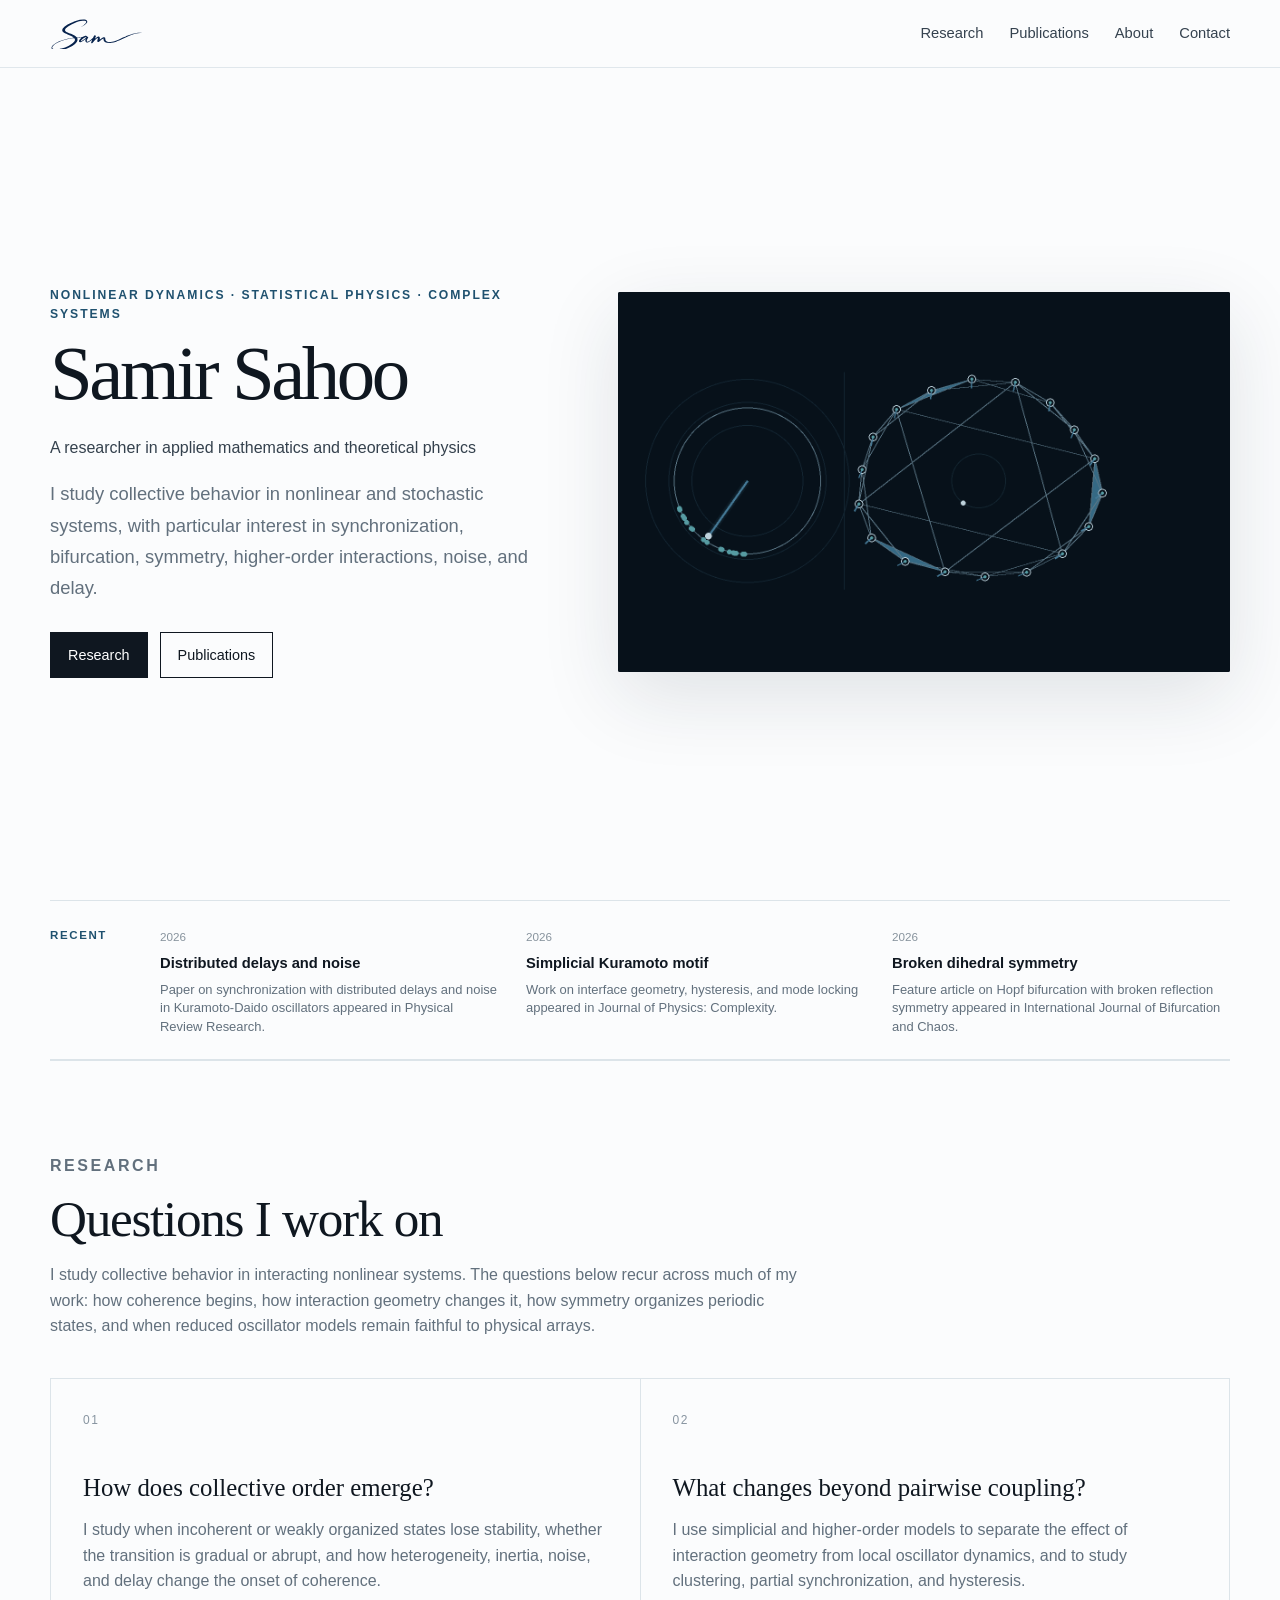
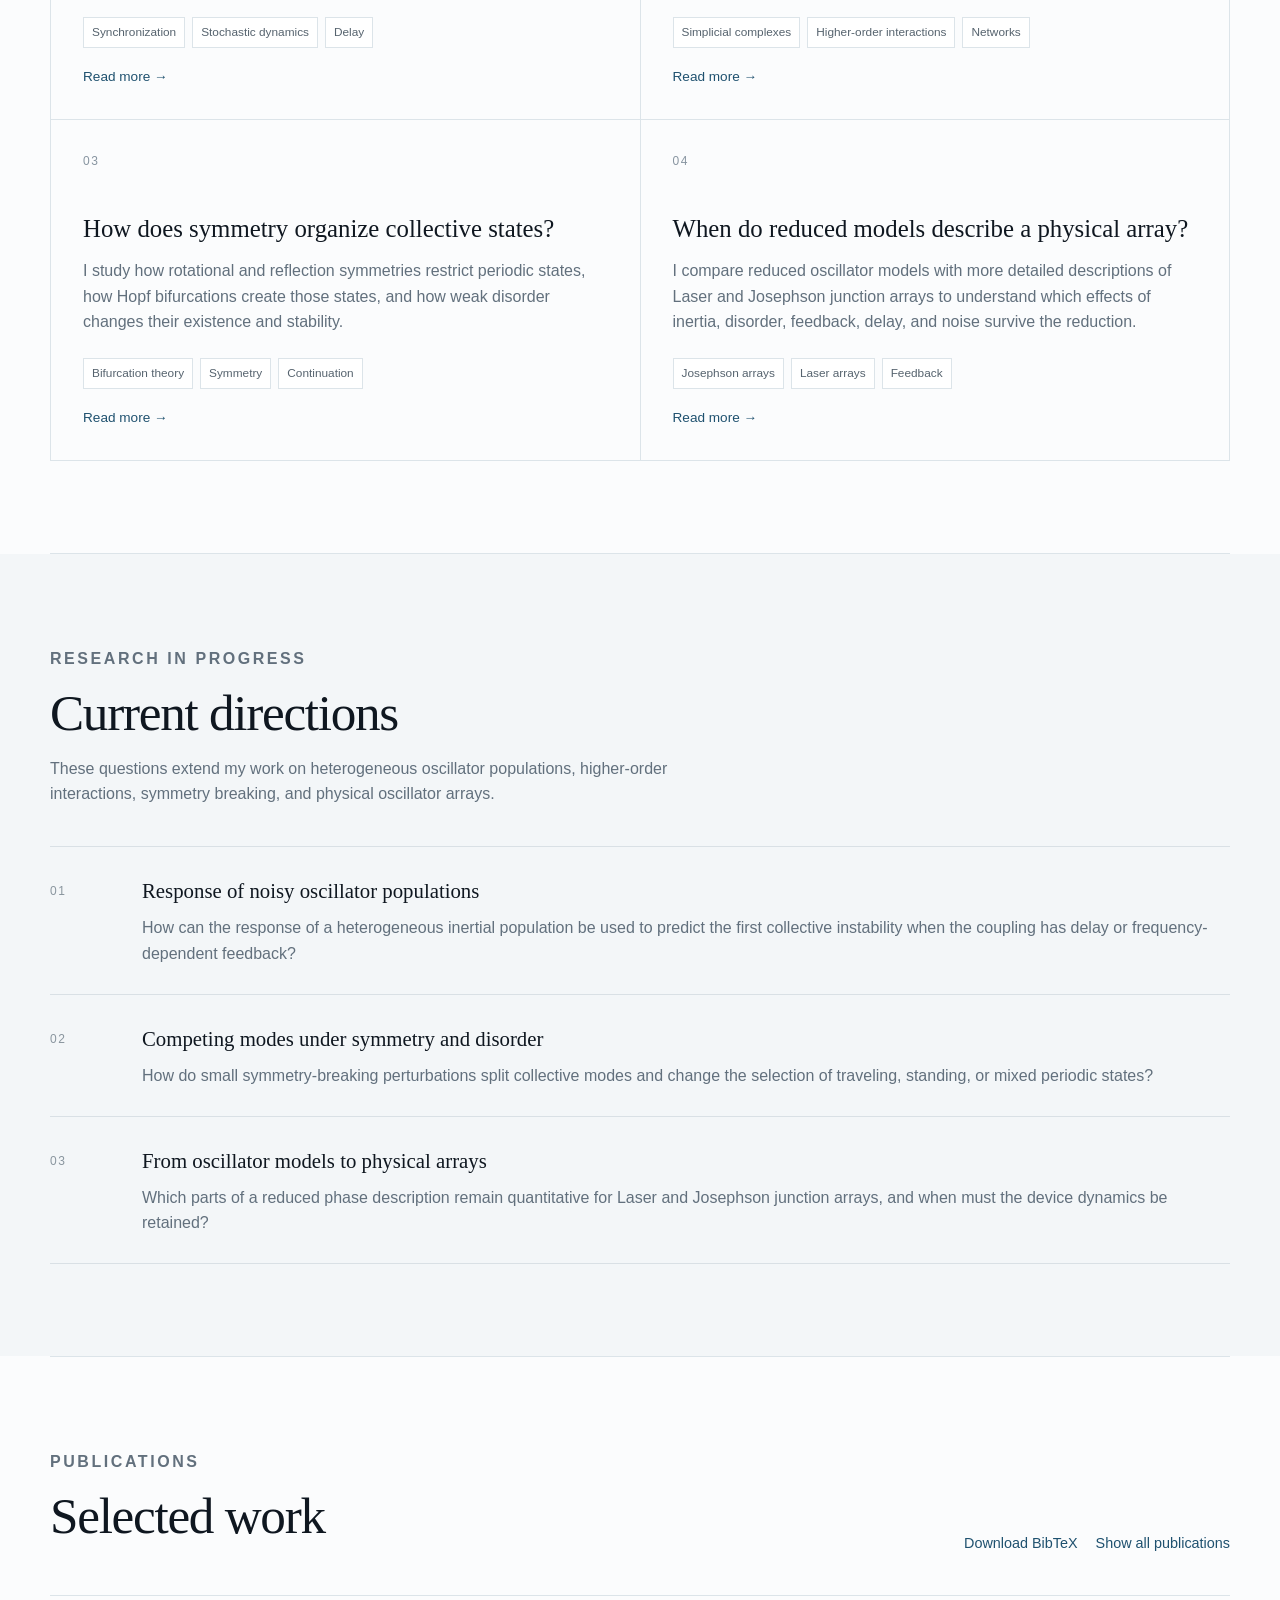
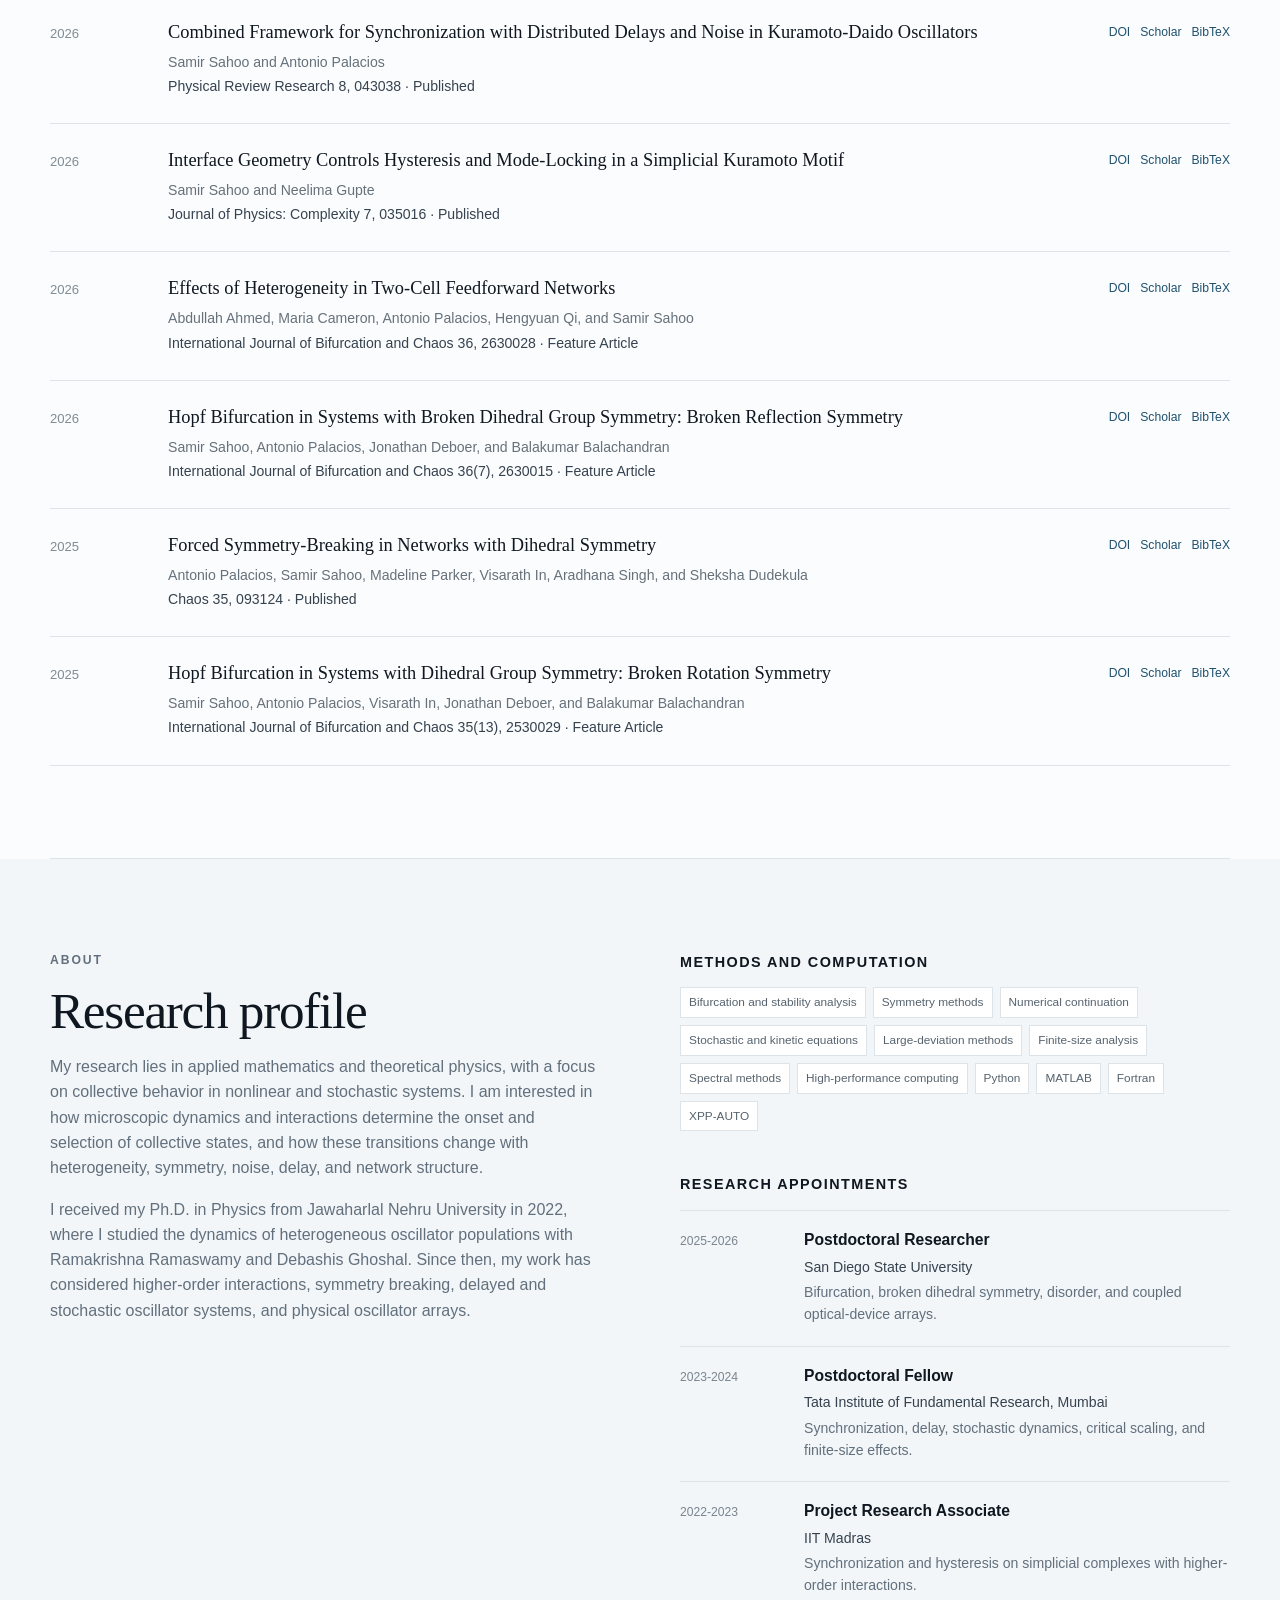
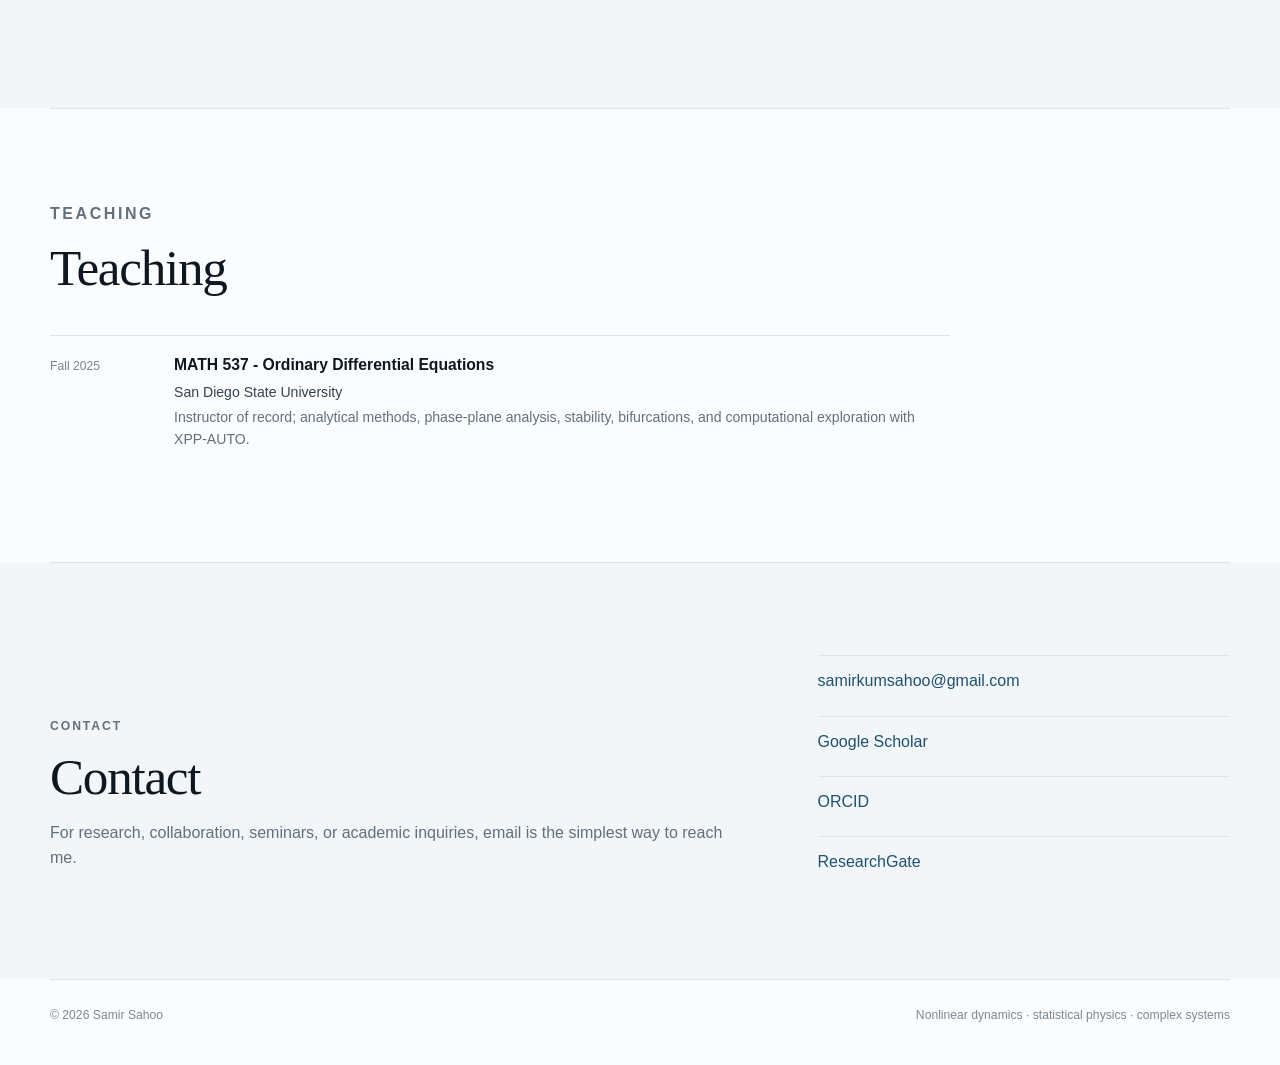
<file: index.html>
<!doctype html>
<html lang="en">
<head>
  <meta charset="utf-8" />
  <meta name="viewport" content="width=device-width, initial-scale=1" />
  <meta
  name="description"
  content="Samir Kumar Sahoo alias Samir Sahoo is a researcher in applied mathematics and theoretical physics working on nonlinear dynamics, statistical physics, synchronization, bifurcation, stochastic dynamics, complex networks, and interacting oscillator systems.">
  <meta name="author" content="Samir Sahoo" />
  <meta name="theme-color" content="#fbfcfd" />
  <meta property="og:type" content="website" />
  <meta property="og:title" content="Samir Sahoo — Research" />
  <meta property="og:description" content="Collective behavior in nonlinear and stochastic systems: synchronization, bifurcation, symmetry, higher-order interactions, noise, and delay." />
  <meta property="og:image" content="assets/media/research-hero-preview.png" />
  <title>Samir Sahoo | Nonlinear Dynamics & Complex Systems</title>
  <link rel="icon" type="image/svg+xml" href="/assets/media/sam-mark.svg">
  <link rel="stylesheet" href="assets/css/styles.css" />
</head>
<body>
  <a class="skip-link" href="#main-content">Skip to content</a>
  <header class="topbar">
  <a class="brand" href="#home" aria-label="Home">
  <img
    src="assets/media/sam-wordmark.svg"
    alt="Sam"
    class="brand-mark"
  /></a>
    <nav class="nav" aria-label="Main navigation">
      <a href="#research">Research</a>
      <a href="#publications">Publications</a>
      <a href="#about">About</a>
      <a href="#contact">Contact</a>
    </nav>
    <button class="nav-toggle" aria-label="Toggle menu">Menu</button>
  </header>

  <main id="main-content">
    <section id="home" class="hero section-shell">
      <div class="hero-copy">
        <p class="eyebrow">Nonlinear dynamics · Statistical physics · Complex systems</p>
        <h1 id="hero-name"></h1>
        <p id="hero-title" class="hero-title"></p>
        <p id="hero-summary" class="hero-summary"></p>
        <div class="hero-actions">
          <a class="button primary" href="#research">Research</a>
          <a class="button ghost" href="#publications">Publications</a>
        </div>
      </div>
      <figure class="hero-visual" aria-label="Animated phase-locked oscillator network with higher-order faces and a collective order parameter">
        <picture>
          <source media="(prefers-reduced-motion: reduce)" srcset="assets/media/research-hero-preview.png" />
          <img src="assets/media/research-hero.gif" alt="A phase-locked oscillator network rotating at a common frequency, together with the corresponding complex order parameter." width="1350" height="840" />
        </picture>
      </figure>
    </section>

    <section class="section-shell news-strip" aria-label="Recent news">
      <div class="news-label">Recent</div>
      <div id="news-list" class="news-list"></div>
    </section>

    <section id="research" class="section-shell block">
      <div class="section-heading">
        <p class="eyebrow">Research</p>
        <h2>Questions I work on</h2>
        <p>I study collective behavior in interacting nonlinear systems. The questions below recur across much of my work: how coherence begins, how interaction geometry changes it, how symmetry organizes periodic states, and when reduced oscillator models remain faithful to physical arrays.</p>
      </div>
      <div id="research-grid" class="card-grid"></div>
    </section>

    <section class="section-shell block muted-band">
      <div class="section-heading narrow">
        <p class="eyebrow">Research in progress</p>
        <h2>Current directions</h2>
        <p>These questions extend my work on heterogeneous oscillator populations, higher-order interactions, symmetry breaking, and physical oscillator arrays.</p>
      </div>
      <div id="directions-list" class="directions"></div>
    </section>

    <section id="publications" class="section-shell block">
      <div class="section-heading split-heading">
        <div>
          <p class="eyebrow">Publications</p>
          <h2>Selected work</h2>
        </div>
        <div class="publication-actions">
          <button id="download-bibtex" class="text-button">Download BibTeX</button>
          <button id="toggle-publications" class="text-button">Show all publications</button>
        </div>
      </div>
      <div id="publication-list" class="publication-list"></div>
    </section>

    <section id="about" class="section-shell block two-column muted-band about-block">
      <div>
        <div id="portrait-slot" class="portrait-slot" hidden></div>
        <p class="eyebrow">About</p>
        <h2>Research profile</h2>
        <p>My research lies in applied mathematics and theoretical physics, with a focus on collective behavior in nonlinear and stochastic systems. I am interested in how microscopic dynamics and interactions determine the onset and selection of collective states, and how these transitions change with heterogeneity, symmetry, noise, delay, and network structure.</p>
        <p>I received my Ph.D. in Physics from Jawaharlal Nehru University in 2022, where I studied the dynamics of heterogeneous oscillator populations with Ramakrishna Ramaswamy and Debashis Ghoshal. Since then, my work has considered higher-order interactions, symmetry breaking, delayed and stochastic oscillator systems, and physical oscillator arrays.</p>
      </div>
      <div>
        <h3>Methods and computation</h3>
        <div id="methods" class="tag-cloud"></div>
        <h3 class="spaced">Research appointments</h3>
        <div id="experience-list" class="timeline"></div>
      </div>
    </section>

    <section id="teaching" class="section-shell block">
      <div class="section-heading narrow">
        <p class="eyebrow">Teaching</p>
        <h2>Teaching</h2>
      </div>
      <div id="teaching-list" class="timeline wide"></div>
    </section>

    <section id="contact" class="section-shell contact block muted-band">
      <div>
        <p class="eyebrow">Contact</p>
        <h2>Contact</h2>
        <p>For research, collaboration, seminars, or academic inquiries, email is the simplest way to reach me.</p>
      </div>
      <div class="contact-links">
        <a id="email-link" href="#"></a>
        <a id="scholar-link" href="#" target="_blank" rel="noopener">Google Scholar</a>
        <a id="orcid-link" href="#" target="_blank" rel="noopener">ORCID</a>
        <a id="ResearchGate-link" href="#" target="_blank" rel="noopener">ResearchGate</a>
      </div>
    </section>
  </main>

  <footer class="footer section-shell">
    <span>© <span id="year"></span> Samir Sahoo</span>
    <span>Nonlinear dynamics · statistical physics · complex systems</span>
  </footer>

  <script type="application/ld+json">
  {
    "@context":"https://schema.org",
    "@type":"Person",
    "name":"Samir Sahoo",
    "jobTitle":" A researcher in applied mathematics and theoretical physics",
    "email":"mailto:samirkumsahoo@gmail.com",
    "sameAs":["https://orcid.org/0000-0002-8182-3994","https://scholar.google.com/citations?hl=en\&user=UBcPMR8AAAAJ","https://www.researchgate.net/profile/Samir-Sahoo"]
  }
  </script>
  <script src="assets/js/content.js"></script>
  <script src="assets/js/site.js"></script>
  <script type="application/ld+json">
{
  "@context": "https://schema.org",
  "@type": "Person",
  "name": "Samir Sahoo",
  "url": "https://samirsahoo.com/",
  "jobTitle": "A researcher in applied mathematics and theoretical physics",
  "sameAs": [
    "https://scholar.google.com/citations?hl=en&user=UBcPMR8AAAAJ",
    "https://orcid.org/0000-0002-8182-3994",
    "https://www.researchgate.net/profile/Samir-Sahoo"
  ],
  "knowsAbout": [
    "Nonlinear dynamics",
    "Statistical physics",
    "Synchronization",
    "Bifurcation theory",
    "Stochastic dynamics",
    "Complex networks",
    "Higher-order interactions",
    "Josephson junction arrays",
    "Laser arrays"
  ]
}
</script>
</body>
</html>
</file>
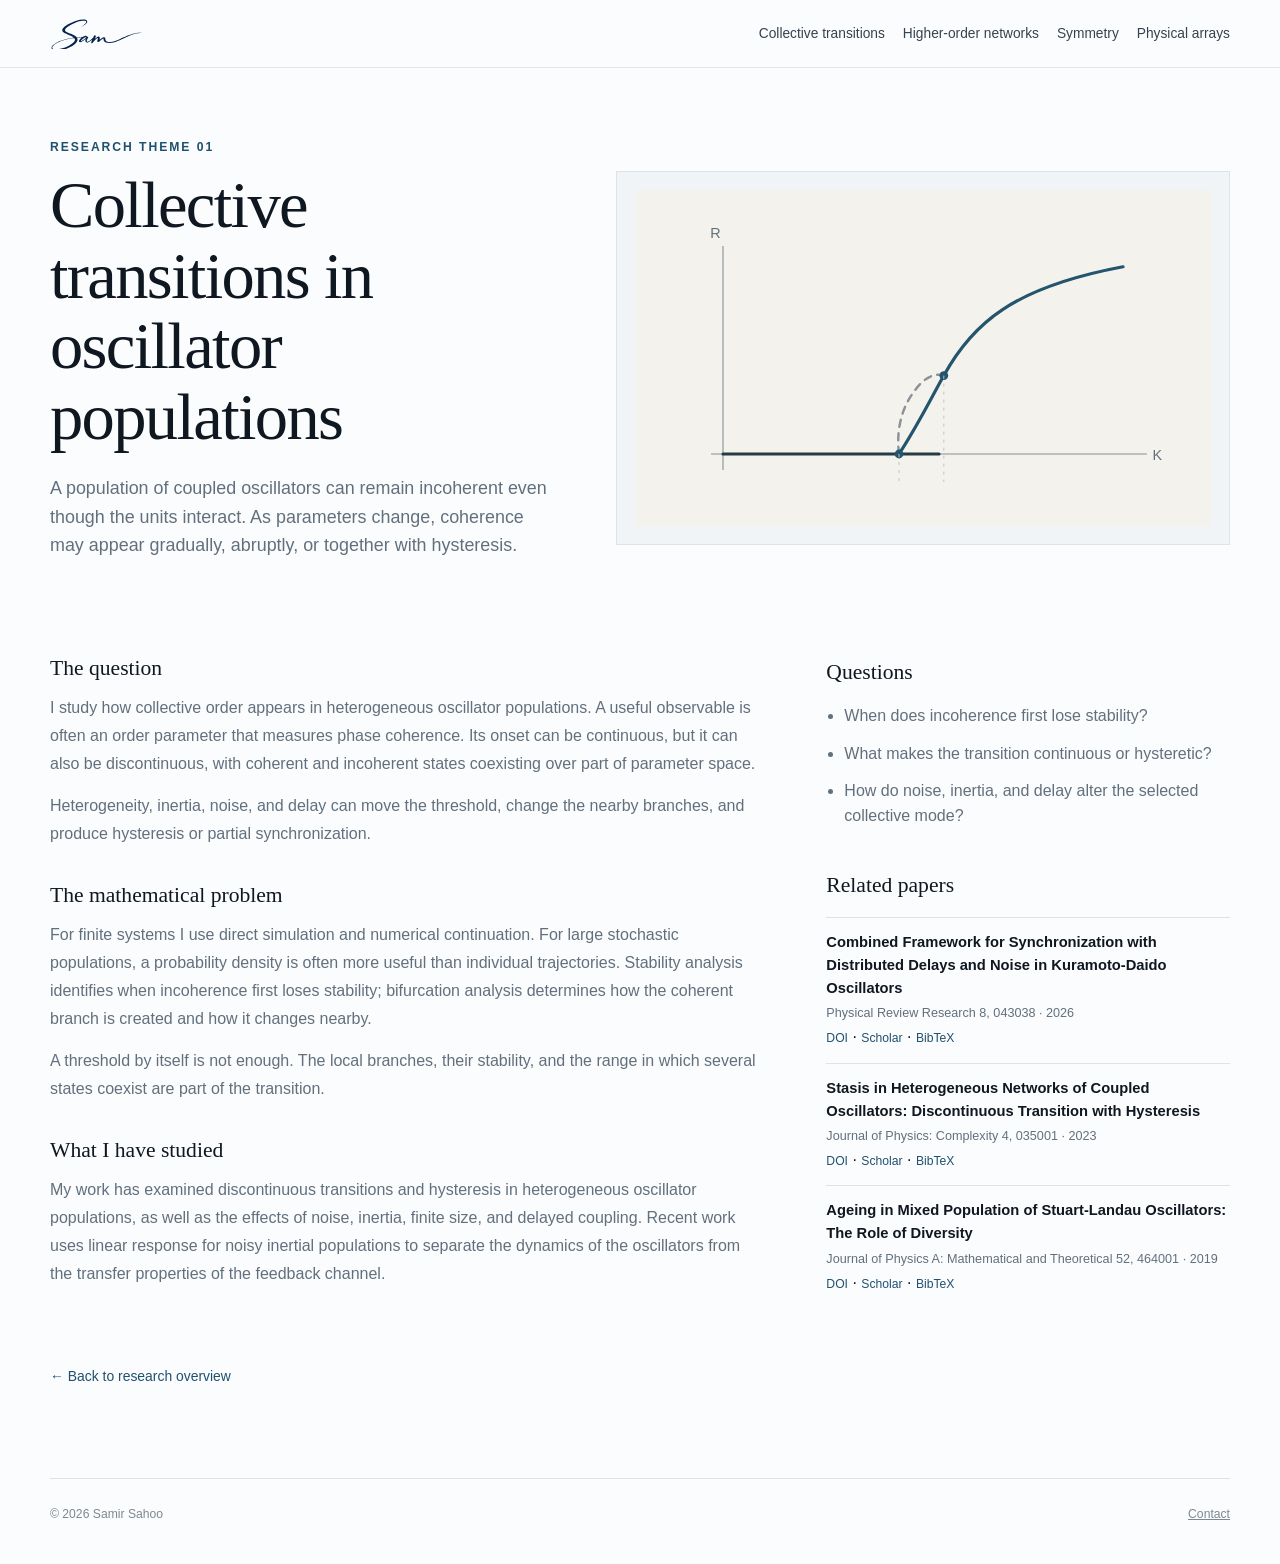
<file: research/collective-transitions.html>
<!doctype html>
<html lang="en">
<head>
  <meta charset="utf-8" />
  <meta name="viewport" content="width=device-width, initial-scale=1" />
  <meta
  name="description"
  content="Research by Samir Sahoo on synchronization and collective transitions in heterogeneous nonlinear oscillator systems with noise, inertia, and delay."
>
  <title>Collective Transitions | Samir Sahoo</title>
  <link rel="icon"
      type="image/svg+xml"
      href="../assets/media/sam-mark.svg">
  <link rel="stylesheet" href="../assets/css/styles.css" />
</head>
<body class="project-page-shell" data-project="collective-transitions">
  <header class="topbar project-topbar">
    <a class="brand" href="../index.html" aria-label="Home">
    <img src="../assets/media/sam-wordmark.svg"
         alt="Sam"
         class="brand-mark"></a>
    <nav class="nav" aria-label="Research navigation">
      <a href="collective-transitions.html">Collective transitions</a>
      <a href="higher-order-networks.html">Higher-order networks</a>
      <a href="symmetry-bifurcation.html">Symmetry</a>
      <a href="physical-arrays.html">Physical arrays</a>
    </nav>
    <button class="nav-toggle" aria-label="Toggle menu">Menu</button>
  </header>

  <main class="project-page section-shell">
    <section class="project-hero">
      <div>
        <p id="project-kicker" class="eyebrow project-kicker"></p>
        <h1 id="project-title"></h1>
        <p id="project-lead" class="project-lead"></p>
      </div>
      <figure class="project-figure">
        <img id="project-figure" src="" alt="" />
      </figure>
    </section>

    <section class="project-body">
      <div id="project-prose" class="project-prose"></div>
      <aside class="project-aside">
        <h2>Questions</h2>
        <ul id="project-questions" class="question-list"></ul>
        <div class="related-pubs">
          <h2>Related papers</h2>
          <div id="related-pubs"></div>
        </div>
      </aside>
    </section>

    <a class="back-link" href="../index.html#research">← Back to research overview</a>
  </main>

  <footer class="footer section-shell">
    <span>© <span id="year"></span> Samir Sahoo</span>
    <span><a href="../index.html#contact">Contact</a></span>
  </footer>

  <script src="../assets/js/content.js"></script>
  <script src="../assets/js/project.js"></script>
</body>
</html>
</file>
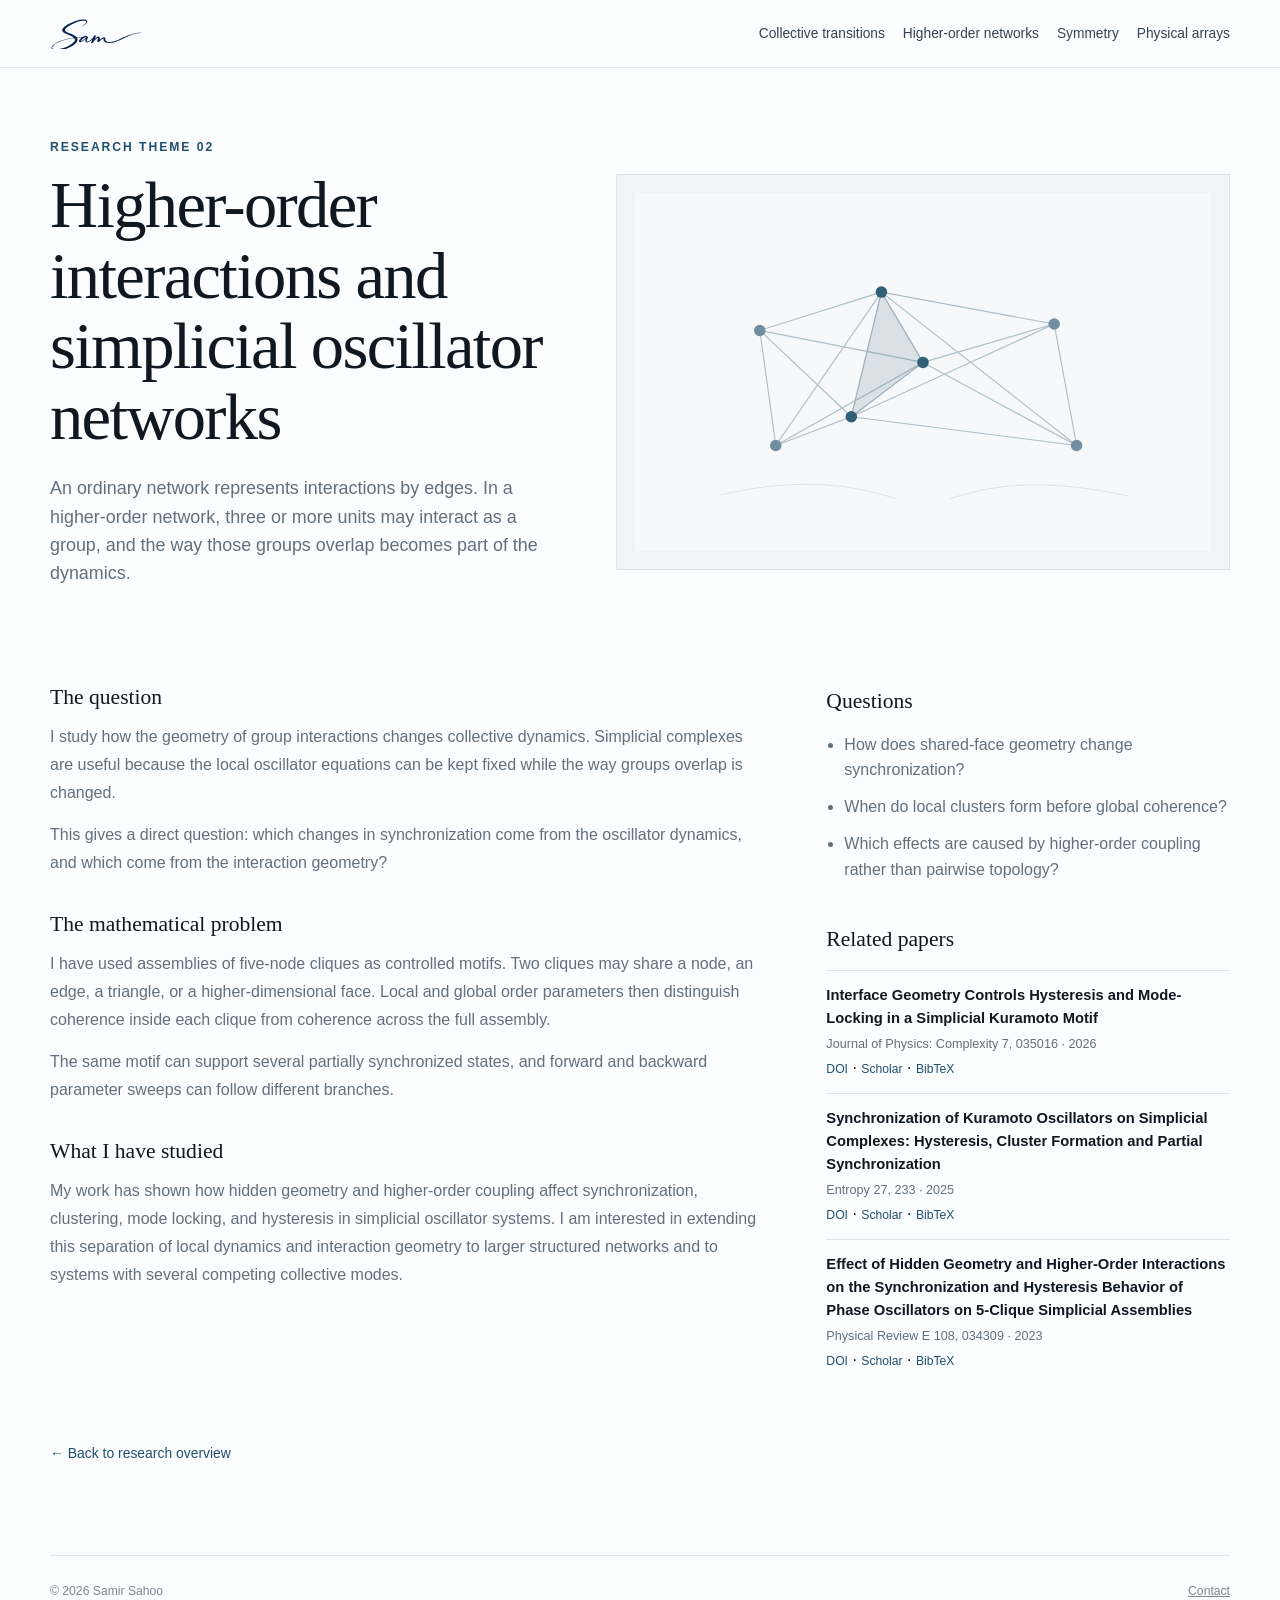
<file: research/higher-order-networks.html>
<!doctype html>
<html lang="en">
<head>
  <meta charset="utf-8" />
  <meta name="viewport" content="width=device-width, initial-scale=1" />
  <meta
  name="description"
  content="Research by Samir Sahoo on how simplicial and higher-order models are used to separate the effect of interaction geometry from local oscillator dynamics, and to study clustering, partial synchronization, and hysteresis."
>
  <title>Higher-Order Interactions | Samir Sahoo</title>
  <link rel="icon"
      type="image/svg+xml"
      href="../assets/media/sam-mark.svg">
  <link rel="stylesheet" href="../assets/css/styles.css" />
</head>
<body class="project-page-shell" data-project="higher-order-networks">
  <header class="topbar project-topbar">
    <a class="brand" href="../index.html" aria-label="Home">
    <img src="../assets/media/sam-wordmark.svg"
         alt="Sam"
         class="brand-mark">
</a>
    <nav class="nav" aria-label="Research navigation">
      <a href="collective-transitions.html">Collective transitions</a>
      <a href="higher-order-networks.html">Higher-order networks</a>
      <a href="symmetry-bifurcation.html">Symmetry</a>
      <a href="physical-arrays.html">Physical arrays</a>
    </nav>
    <button class="nav-toggle" aria-label="Toggle menu">Menu</button>
  </header>

  <main class="project-page section-shell">
    <section class="project-hero">
      <div>
        <p id="project-kicker" class="eyebrow project-kicker"></p>
        <h1 id="project-title"></h1>
        <p id="project-lead" class="project-lead"></p>
      </div>
      <figure class="project-figure">
        <img id="project-figure" src="" alt="" />
      </figure>
    </section>

    <section class="project-body">
      <div id="project-prose" class="project-prose"></div>
      <aside class="project-aside">
        <h2>Questions</h2>
        <ul id="project-questions" class="question-list"></ul>
        <div class="related-pubs">
          <h2>Related papers</h2>
          <div id="related-pubs"></div>
        </div>
      </aside>
    </section>

    <a class="back-link" href="../index.html#research">← Back to research overview</a>
  </main>

  <footer class="footer section-shell">
    <span>© <span id="year"></span> Samir Sahoo</span>
    <span><a href="../index.html#contact">Contact</a></span>
  </footer>

  <script src="../assets/js/content.js"></script>
  <script src="../assets/js/project.js"></script>
</body>
</html>
</file>
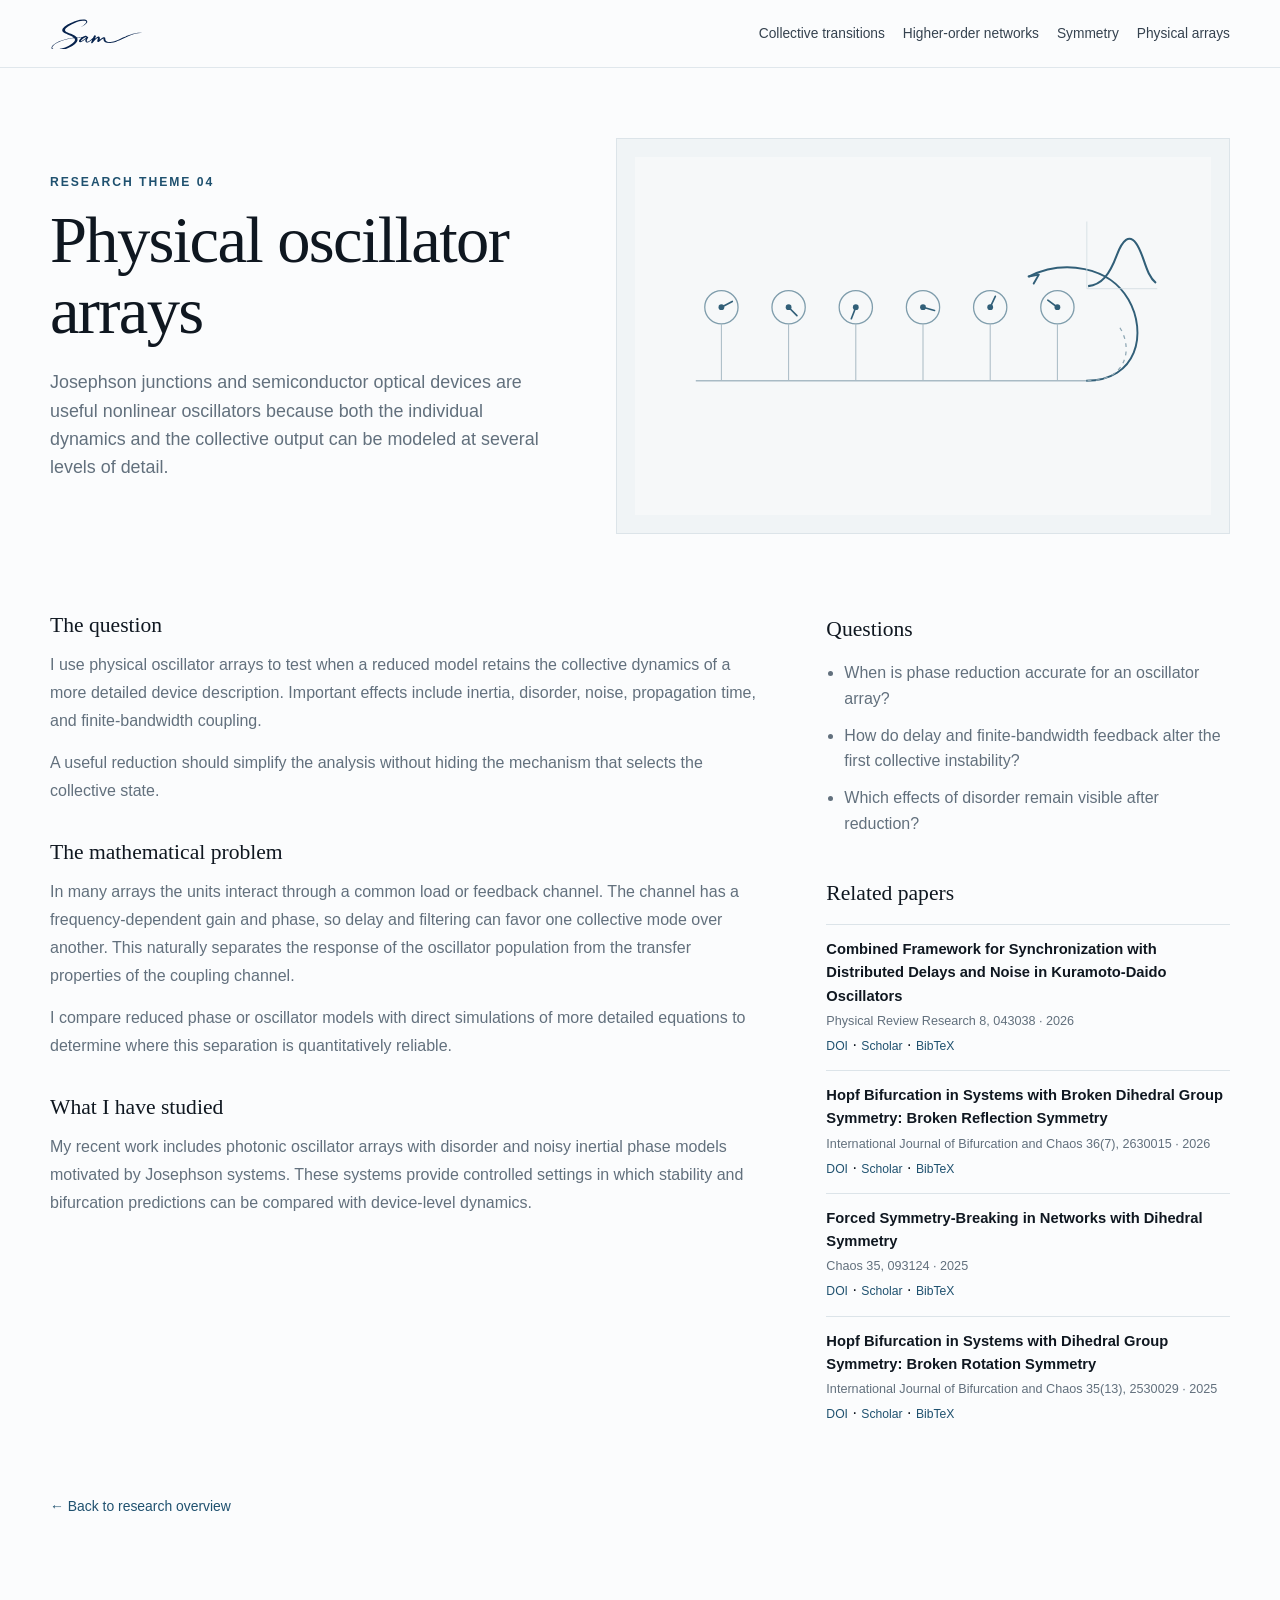
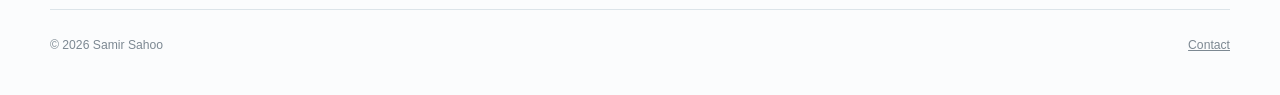
<file: research/physical-arrays.html>
<!doctype html>
<html lang="en">
<head>
  <meta charset="utf-8" />
  <meta name="viewport" content="width=device-width, initial-scale=1" />
  <meta
  name="description"
  content="Research by Samir Sahoo on reduced oscillator models with more detailed descriptions of photonic and Josephson-type arrays to understand which effects of inertia, disorder, feedback, delay, and noise survive the reduction."
>
  <title>Physical Oscillator Arrays | Samir Sahoo</title>
  <link rel="icon"
      type="image/svg+xml"
      href="../assets/media/sam-mark.svg">
  <link rel="stylesheet" href="../assets/css/styles.css" />
</head>
<body class="project-page-shell" data-project="physical-arrays">
  <header class="topbar project-topbar">
    <a class="brand" href="../index.html" aria-label="Home">
  <img
    src="../assets/media/sam-wordmark.svg"
    alt="Sam"
    class="brand-mark"
  />
</a>
    <nav class="nav" aria-label="Research navigation">
      <a href="collective-transitions.html">Collective transitions</a>
      <a href="higher-order-networks.html">Higher-order networks</a>
      <a href="symmetry-bifurcation.html">Symmetry</a>
      <a href="physical-arrays.html">Physical arrays</a>
    </nav>
    <button class="nav-toggle" aria-label="Toggle menu">Menu</button>
  </header>

  <main class="project-page section-shell">
    <section class="project-hero">
      <div>
        <p id="project-kicker" class="eyebrow project-kicker"></p>
        <h1 id="project-title"></h1>
        <p id="project-lead" class="project-lead"></p>
      </div>
      <figure class="project-figure">
        <img id="project-figure" src="" alt="" />
      </figure>
    </section>

    <section class="project-body">
      <div id="project-prose" class="project-prose"></div>
      <aside class="project-aside">
        <h2>Questions</h2>
        <ul id="project-questions" class="question-list"></ul>
        <div class="related-pubs">
          <h2>Related papers</h2>
          <div id="related-pubs"></div>
        </div>
      </aside>
    </section>

    <a class="back-link" href="../index.html#research">← Back to research overview</a>
  </main>

  <footer class="footer section-shell">
    <span>© <span id="year"></span> Samir Sahoo</span>
    <span><a href="../index.html#contact">Contact</a></span>
  </footer>

  <script src="../assets/js/content.js"></script>
  <script src="../assets/js/project.js"></script>
</body>
</html>
</file>
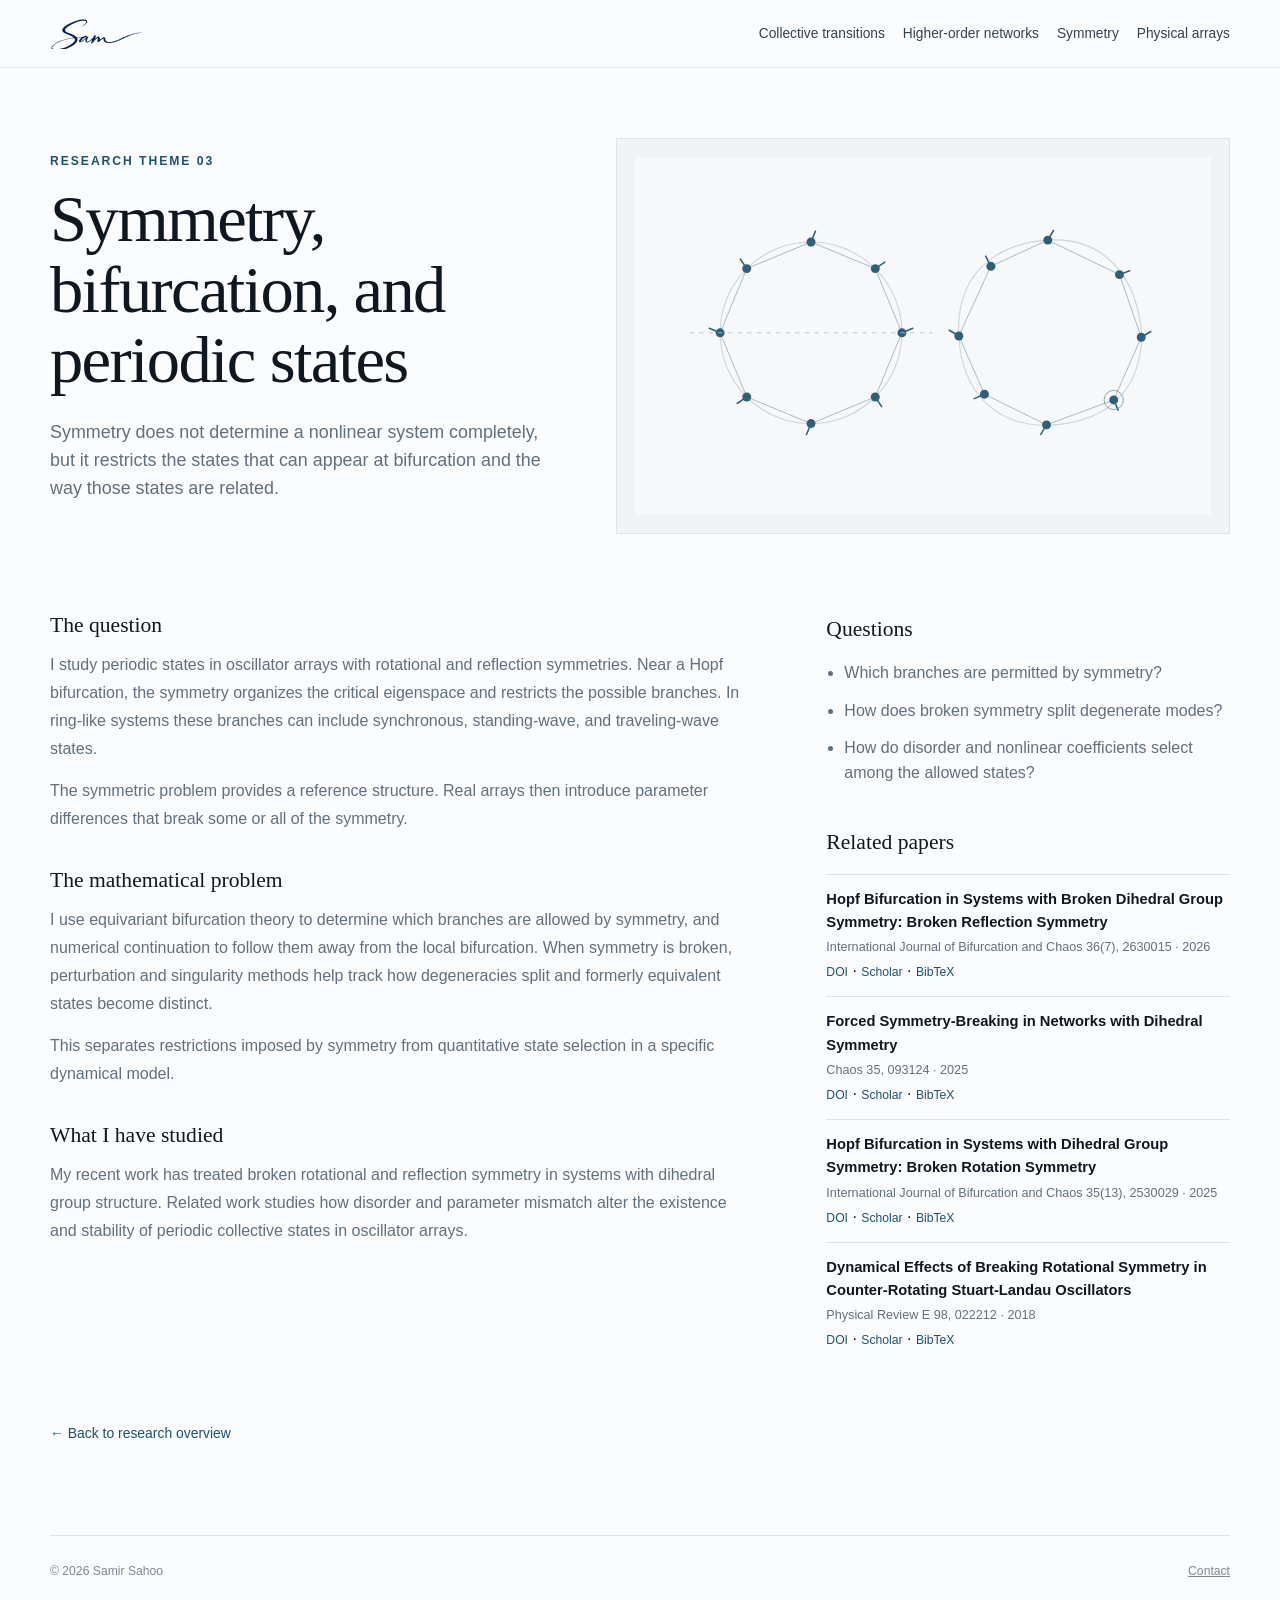
<file: research/symmetry-bifurcation.html>
<!doctype html>
<html lang="en">
<head>
  <meta charset="utf-8" />
  <meta name="viewport" content="width=device-width, initial-scale=1" />
  <meta
  name="description"
  content="Research by Samir Sahoo on how rotational and reflection symmetries restrict periodic states, how Hopf bifurcations create those states, and how weak disorder changes their existence and stability."
>
  <title>Symmetry and Bifurcation | Samir Sahoo</title>
  <link rel="icon"
      type="image/svg+xml"
      href="../assets/media/sam-mark.svg">
  <link rel="stylesheet" href="../assets/css/styles.css" />
</head>
<body class="project-page-shell" data-project="symmetry-bifurcation">
  <header class="topbar project-topbar">
    <a class="brand" href="../index.html" aria-label="Home">
  <img
    src="../assets/media/sam-wordmark.svg"
    alt="Sam"
    class="brand-mark"
  />
</a>
    <nav class="nav" aria-label="Research navigation">
      <a href="collective-transitions.html">Collective transitions</a>
      <a href="higher-order-networks.html">Higher-order networks</a>
      <a href="symmetry-bifurcation.html">Symmetry</a>
      <a href="physical-arrays.html">Physical arrays</a>
    </nav>
    <button class="nav-toggle" aria-label="Toggle menu">Menu</button>
  </header>

  <main class="project-page section-shell">
    <section class="project-hero">
      <div>
        <p id="project-kicker" class="eyebrow project-kicker"></p>
        <h1 id="project-title"></h1>
        <p id="project-lead" class="project-lead"></p>
      </div>
      <figure class="project-figure">
        <img id="project-figure" src="" alt="" />
      </figure>
    </section>

    <section class="project-body">
      <div id="project-prose" class="project-prose"></div>
      <aside class="project-aside">
        <h2>Questions</h2>
        <ul id="project-questions" class="question-list"></ul>
        <div class="related-pubs">
          <h2>Related papers</h2>
          <div id="related-pubs"></div>
        </div>
      </aside>
    </section>

    <a class="back-link" href="../index.html#research">← Back to research overview</a>
  </main>

  <footer class="footer section-shell">
    <span>© <span id="year"></span> Samir Sahoo</span>
    <span><a href="../index.html#contact">Contact</a></span>
  </footer>

  <script src="../assets/js/content.js"></script>
  <script src="../assets/js/project.js"></script>
</body>
</html>
</file>
<file: assets/css/styles.css>
:root{
  --ink:#0f1720;
  --muted:#62707d;
  --line:#dce4e9;
  --paper:#fbfcfd;
  --soft:#f3f6f8;
  --accent:#1f516f;
  --accent2:#537a90;
  --deep:#07111a;
  --max:1180px;
}
*{box-sizing:border-box}
html{scroll-behavior:smooth}
body{margin:0;background:var(--paper);color:var(--ink);font-family:"Avenir Next","Helvetica Neue",Arial,sans-serif;line-height:1.58;-webkit-font-smoothing:antialiased}
a{color:inherit}
.section-shell{width:min(calc(100% - 48px),var(--max));margin:0 auto}
.topbar{position:sticky;top:0;z-index:30;height:68px;padding:0 max(24px,calc((100vw - var(--max))/2));display:flex;align-items:center;justify-content:space-between;background:rgba(251,252,253,.92);backdrop-filter:blur(16px);border-bottom:1px solid rgba(220,228,233,.85)}
.brand{text-decoration:none;font-weight:700;letter-spacing:.04em}
.nav{display:flex;gap:26px;align-items:center}.nav a{text-decoration:none;font-size:.92rem;color:#35424f}.nav a:hover{color:var(--accent)}
.nav-toggle{display:none;background:none;border:0;font:inherit}
.hero{min-height:calc(100vh - 68px);display:grid;grid-template-columns:.9fr 1.1fr;gap:68px;align-items:center;padding:68px 0 72px}
.eyebrow{font-size:.76rem;letter-spacing:.16em;text-transform:uppercase;color:var(--accent);font-weight:700;margin:0 0 14px}
h1{font-family:Georgia,"Times New Roman",serif;font-size:clamp(3.35rem,6vw,6.35rem);line-height:.95;letter-spacing:-.045em;margin:0 0 24px;font-weight:500}
.hero-title{font-size:1rem;color:#34414d;margin:0 0 18px}.hero-summary{font-size:1.15rem;line-height:1.7;color:var(--muted);max-width:680px;margin:0 0 28px}
.hero-actions{display:flex;gap:12px}.button{display:inline-block;padding:11px 17px;border:1px solid var(--ink);text-decoration:none;font-size:.9rem;transition:transform .15s ease,background .15s ease}.button.primary{background:var(--ink);color:white}.button.ghost{background:transparent}.button:hover{transform:translateY(-1px)}
.hero-visual{margin:0;border-radius:2px;overflow:hidden;background:var(--deep);box-shadow:0 24px 80px rgba(25,42,55,.12)}.hero-visual img{display:block;width:100%;aspect-ratio:900/560;object-fit:cover}
.news-strip{display:grid;grid-template-columns:90px 1fr;gap:20px;padding:22px 0;border-top:1px solid var(--line);border-bottom:1px solid var(--line)}.news-label{font-size:.72rem;letter-spacing:.14em;text-transform:uppercase;color:var(--accent);font-weight:700;padding-top:3px}.news-list{display:grid;grid-template-columns:repeat(3,1fr);gap:28px}.news-item{min-width:0}.news-date{font-size:.73rem;color:#87939d}.news-item h3{font-size:.92rem;margin:4px 0 5px;font-weight:650}.news-item p{font-size:.81rem;line-height:1.45;color:var(--muted);margin:0}
.block{padding:92px 0;border-top:1px solid var(--line)}
.section-heading{max-width:760px;margin-bottom:40px}.section-heading.narrow{max-width:690px}.section-heading h2,.two-column h2,.contact h2,.project-page h1{font-family:Georgia,"Times New Roman",serif;font-size:clamp(2.15rem,4vw,3.55rem);line-height:1.06;letter-spacing:-.025em;margin:0 0 12px;font-weight:500}.section-heading p{color:var(--muted);font-size:1rem}.split-heading{max-width:none;display:flex;align-items:end;justify-content:space-between;gap:24px}
.card-grid{display:grid;grid-template-columns:repeat(2,1fr);gap:1px;background:var(--line);border:1px solid var(--line)}.research-card{background:var(--paper);padding:32px;min-height:286px;display:flex;flex-direction:column;transition:background .2s ease}.research-card:hover{background:#f8fafb}.card-index{font-size:.75rem;color:#8794a0;letter-spacing:.13em}.research-card h3,.direction-row h3{font-family:Georgia,"Times New Roman",serif;font-weight:500;font-size:1.55rem;margin:38px 0 10px}.research-card p,.direction-row p{color:var(--muted);margin:0}.tag-row{display:flex;flex-wrap:wrap;gap:7px;margin-top:auto;padding-top:24px}.tag-row span,.tag-cloud span{font-size:.74rem;border:1px solid var(--line);padding:5px 8px;color:#56636e;background:#fff}.card-link{margin-top:18px;font-size:.85rem;color:var(--accent);text-decoration:none}.card-link:hover{text-decoration:underline}
.muted-band{position:relative}.muted-band:before{content:"";position:absolute;z-index:-1;left:50%;top:0;width:100vw;height:100%;transform:translateX(-50%);background:var(--soft)}
.direction-row{display:grid;grid-template-columns:70px 1fr;gap:22px;padding:28px 0;border-top:1px solid #d9e0e5}.direction-row:last-child{border-bottom:1px solid #d9e0e5}.direction-number{font-size:.75rem;color:#89959e;letter-spacing:.14em;padding-top:7px}.direction-row h3{margin:0 0 7px;font-size:1.3rem}
.text-button{border:0;background:none;padding:0;color:var(--accent);font:inherit;font-size:.9rem;cursor:pointer}
.publication-list{border-top:1px solid var(--line)}.pub-row{display:grid;grid-template-columns:92px 1fr 112px;gap:26px;padding:24px 0;border-bottom:1px solid var(--line)}.pub-year{font-size:.82rem;color:#7f8b95;padding-top:4px}.pub-main h3{font-family:Georgia,"Times New Roman",serif;font-weight:500;font-size:1.15rem;line-height:1.35;margin:0 0 6px}.pub-main p{margin:2px 0;color:#66717b;font-size:.88rem}.pub-main .venue{color:#35424f}.pub-links{display:flex;gap:10px;justify-content:flex-end;align-items:flex-start;padding-top:3px}.pub-links a{font-size:.76rem;color:var(--accent);text-decoration:none;border-bottom:1px solid transparent}.pub-links a:hover{border-color:var(--accent)}
.two-column{display:grid;grid-template-columns:1fr 1fr;gap:80px}.two-column p{color:var(--muted)}.two-column h3{margin:0 0 14px;font-size:.9rem;letter-spacing:.1em;text-transform:uppercase}.two-column h3.spaced{margin-top:42px}.tag-cloud{display:flex;flex-wrap:wrap;gap:7px}.timeline-row{display:grid;grid-template-columns:104px 1fr;gap:20px;padding:17px 0;border-top:1px solid var(--line)}.timeline-date{font-size:.76rem;color:#79858f;padding-top:4px}.timeline-row h4{margin:0 0 2px;font-size:.98rem}.timeline-row p{margin:3px 0;color:var(--muted);font-size:.88rem}.timeline-row .place{color:#35424f}.timeline.wide{max-width:900px}
.contact{display:grid;grid-template-columns:1.25fr .75fr;gap:80px;align-items:end}.contact p{color:var(--muted);max-width:680px}.contact-links{display:grid;gap:10px}.contact-links a{text-decoration:none;border-top:1px solid var(--line);padding:12px 0;color:var(--accent)}
.footer{display:flex;justify-content:space-between;gap:20px;padding:26px 0 40px;border-top:1px solid var(--line);font-size:.76rem;color:#7c8892}
.reveal{opacity:0;transform:translateY(8px);transition:opacity .5s ease var(--delay,0ms),transform .5s ease var(--delay,0ms)}.reveal.visible{opacity:1;transform:none}

/* Project pages */
.project-topbar .nav{gap:18px}.project-topbar .nav a{font-size:.86rem}
.project-page{padding:70px 0 90px}.project-hero{display:grid;grid-template-columns:.9fr 1.1fr;gap:64px;align-items:center;margin-bottom:78px}.project-kicker{margin-bottom:13px}.project-page h1{font-size:clamp(2.8rem,5.2vw,5.35rem);margin-bottom:22px}.project-lead{font-size:1.12rem;color:var(--muted);max-width:700px}.project-figure{margin:0;background:#f0f4f6;border:1px solid var(--line);padding:18px}.project-figure img{display:block;width:100%;height:auto}.project-body{display:grid;grid-template-columns:1.4fr .8fr;gap:70px}.project-prose p{color:var(--muted);font-size:1rem;line-height:1.75;margin:0 0 18px}.project-aside h2{font-family:Georgia,"Times New Roman",serif;font-weight:500;font-size:1.35rem;margin:0 0 14px}.question-list{margin:0;padding-left:18px;color:var(--muted)}.question-list li{margin:0 0 12px}.related-pubs{margin-top:40px}.related-pubs article{padding:13px 0;border-top:1px solid var(--line)}.related-pubs h3{font-size:.92rem;font-weight:600;margin:0 0 4px}.related-pubs p{font-size:.79rem;color:var(--muted);margin:0}.related-pubs a{font-size:.76rem;color:var(--accent);text-decoration:none}.back-link{display:inline-block;margin-top:58px;color:var(--accent);text-decoration:none;font-size:.87rem}.back-link:hover{text-decoration:underline}

@media (max-width:900px){.hero,.project-hero{grid-template-columns:1fr;min-height:auto;gap:40px}.hero-visual,.project-figure{order:-1}.two-column,.contact,.project-body{grid-template-columns:1fr;gap:44px}.nav{display:none;position:absolute;top:68px;left:0;right:0;flex-direction:column;align-items:flex-start;background:var(--paper);padding:18px 24px 24px;border-bottom:1px solid var(--line)}.nav.open{display:flex}.nav-toggle{display:block}.card-grid{grid-template-columns:1fr}.split-heading{align-items:flex-start;flex-direction:column}.block{padding:74px 0}.news-list{grid-template-columns:1fr}.news-strip{grid-template-columns:1fr}.pub-row{grid-template-columns:70px 1fr}.pub-links{grid-column:2;justify-content:flex-start}.project-page{padding-top:46px}}
@media (max-width:560px){.section-shell{width:min(calc(100% - 30px),var(--max))}.hero{padding:40px 0}.block{padding:60px 0}.pub-row{grid-template-columns:1fr;gap:4px}.pub-links{grid-column:1;justify-content:flex-start}.direction-row{grid-template-columns:44px 1fr}.timeline-row{grid-template-columns:1fr;gap:3px}.footer{flex-direction:column}.research-card{padding:24px;min-height:240px}.project-page h1{font-size:2.65rem}.project-figure{padding:10px}}
@media (prefers-reduced-motion:reduce){html{scroll-behavior:auto}.reveal{opacity:1;transform:none;transition:none}.hero-visual img{animation:none}}

.publication-actions{display:flex;gap:18px;align-items:center;flex-wrap:wrap}
.bib-link{border:0;background:none;padding:0;color:var(--accent);font:inherit;font-size:.76rem;cursor:pointer;border-bottom:1px solid transparent}
.bib-link:hover{border-color:var(--accent)}
.essay-section{margin:0 0 34px}.essay-section:last-child{margin-bottom:0}
.essay-section h2{font-family:Georgia,"Times New Roman",serif;font-weight:500;font-size:1.35rem;line-height:1.25;margin:0 0 12px;color:var(--ink)}
.essay-section p{margin:0 0 14px}
.portrait-slot{float:right;width:140px;margin:0 0 22px 28px}.portrait-slot img{display:block;width:100%;aspect-ratio:1/1;object-fit:cover;border-radius:2px;border:1px solid var(--line)}
@media (max-width:560px){.portrait-slot{float:none;width:112px;margin:0 0 20px}}

.skip-link{position:absolute;left:16px;top:-60px;z-index:100;background:var(--ink);color:#fff;padding:10px 14px;text-decoration:none;border-radius:2px;transition:top .15s ease}
.skip-link:focus{top:12px}
a:focus-visible,button:focus-visible{outline:2px solid var(--accent);outline-offset:3px}
.hero-visual picture{display:block;width:100%}
.hero-visual img{display:block;width:100%;height:auto;aspect-ratio:auto;object-fit:contain}
@media (max-width:900px){.hero-visual{max-width:760px;margin-inline:auto}}

.brand {
  display: inline-flex;
  align-items: center;
  text-decoration: none;
}

.brand-mark {
  display: block;
  width: 94px;
  height: auto;
}
</file>
